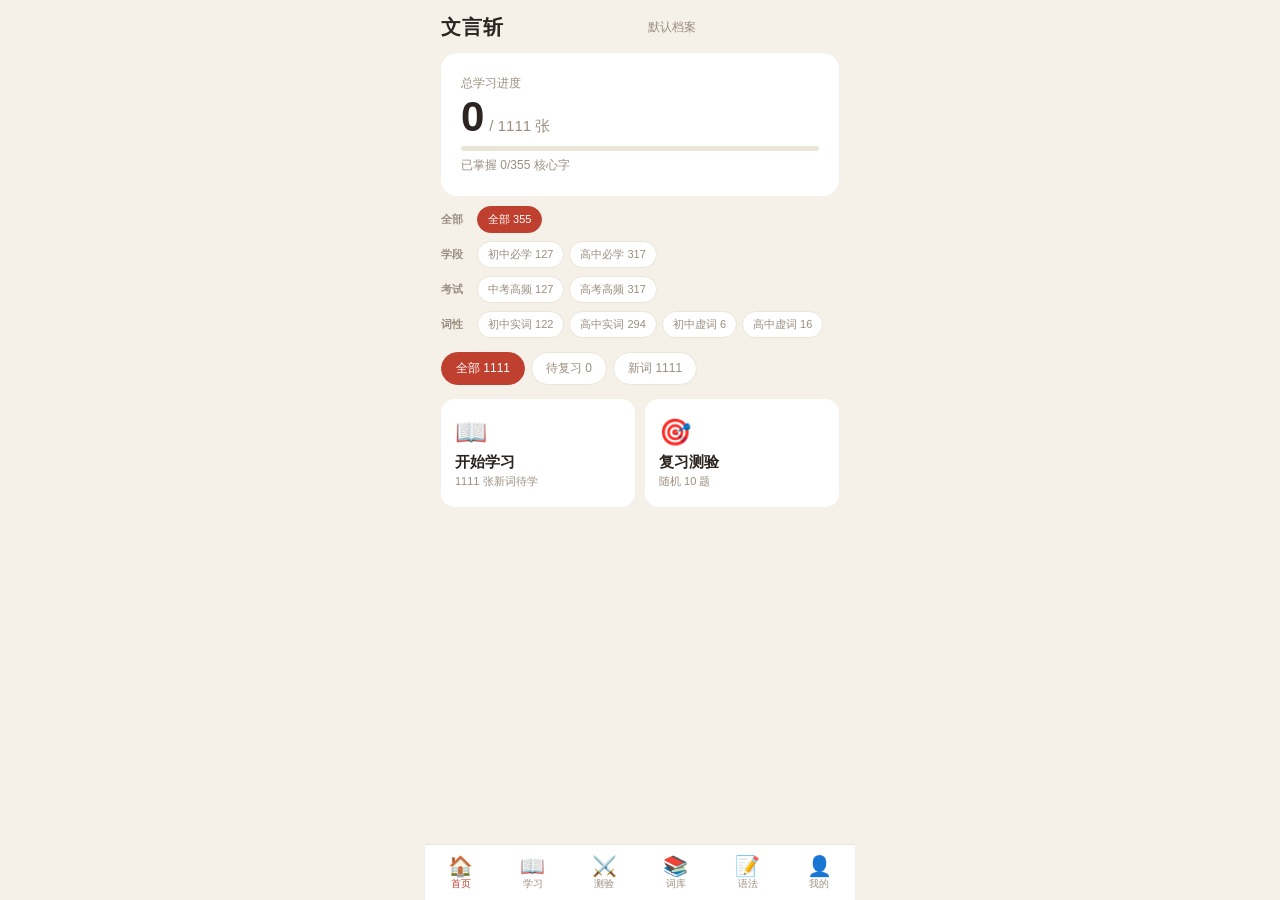
<file: index.html>
<!DOCTYPE html>
<html lang="zh-CN">
<head>
<meta charset="UTF-8">
<meta name="viewport" content="width=device-width,initial-scale=1,maximum-scale=1,user-scalable=no">
<title>文言斩</title>
<link rel="preconnect" href="https://fonts.googleapis.com">
<link href="https://fonts.googleapis.com/css2?family=Noto+Serif+SC:wght@400;700;900&display=swap" rel="stylesheet">
<link rel="stylesheet" href="styles.css">
</head>
<body>
<div id="app">

<!-- ===== 首页 ===== -->
<div class="sc on" id="s-home">
  <div style="padding:14px 16px 6px;display:flex;align-items:center;justify-content:space-between">
    <span style="font-size:20px;font-weight:900;letter-spacing:1px">文言斩</span>
    <span style="font-size:12px;color:var(--muted)" id="hUser"></span>
    <span style="font-size:12px;color:var(--muted)" id="hStreak"></span>
  </div>
  <div class="hero">
    <div class="hero-label">总学习进度</div>
    <div class="hero-row"><span class="hero-num" id="hNum">0</span><span class="hero-den" id="hDen">/ 0 张</span></div>
    <div class="hero-bar"><div class="hero-bf" id="hBar"></div></div>
    <div class="hero-sub" id="hSub"></div>
  </div>
  <!-- 词库分类选择 -->
  <div class="cat-sel" id="catSel"></div>
  <div class="fil" id="hFil"></div>
  <div class="acts" style="padding-bottom:16px">
    <div class="act" onclick="startLearn()"><div class="act-i">📖</div><div class="act-t">开始学习</div><div class="act-s" id="actLearnS"></div></div>
    <div class="act" onclick="startQuiz()"><div class="act-i">🎯</div><div class="act-t">复习测验</div><div class="act-s">随机 10 题</div></div>
  </div>
</div>

<!-- ===== 学习页 ===== -->
<div class="sc" id="s-learn">
  <div class="top">
    <div class="top-back" onclick="nav('home')">←</div>
    <div class="top-bar"><div class="top-fill" id="lp"></div></div>
    <div class="top-ct" id="lc"></div>
  </div>
  <div class="fc-wrap" id="fcWrap"></div>
</div>

<!-- ===== 测验页 ===== -->
<div class="sc" id="s-quiz">
  <div class="top">
    <div class="top-back" onclick="nav('home')">←</div>
    <div class="top-ct" id="qc" style="flex:1;text-align:center"></div>
    <div style="width:28px"></div>
  </div>
  <div class="q-body" id="qb"></div>
</div>

<!-- ===== 词库页 ===== -->
<div class="sc" id="s-lib">
  <div style="padding:14px 16px 10px;display:flex;align-items:center;justify-content:space-between">
    <span style="font-size:20px;font-weight:900">词库</span>
    <span style="font-size:12px;color:var(--muted)" id="libBadge"></span>
  </div>
  <div style="padding:0 16px;flex:1;overflow-y:auto">
    <div class="fil" style="margin:0 0 14px">
      <div class="fil-i on" onclick="libTab('all',this)">全部</div>
      <div class="fil-i" onclick="libTab('虚词',this)">虚词</div>
      <div class="fil-i" onclick="libTab('实词',this)">实词</div>
    </div>
    <div id="libC"></div>
  </div>
</div>

<!-- ===== 语法页 ===== -->
<div class="sc" id="s-gram">
  <div style="padding:14px 16px 10px;display:flex;align-items:center;justify-content:space-between">
    <span style="font-size:20px;font-weight:900">语法</span>
    <span style="font-size:12px;color:var(--muted)" id="gramBadge"></span>
  </div>
  <div class="fil" style="margin:0 16px 10px" id="gramFil"></div>
  <div style="padding:0 16px;flex:1;overflow-y:auto" id="gramC"></div>
</div>

<!-- ===== 我的页 ===== -->
<div class="sc" id="s-prof">
  <div style="padding:14px 16px 6px"><span style="font-size:20px;font-weight:900">我的</span></div>
  <div class="rank-box">
    <div class="rank-i">📜</div>
    <div class="rank-t" id="rRank">童 生</div>
    <div class="rank-sub" id="rSub"></div>
    <div class="rank-bar"><div class="rank-bf" id="rBar"></div></div>
  </div>
  <div class="pstats">
    <div class="stc clickable" onclick="showDetail('learned')"><div class="stc-n" id="sW">0</div><div class="stc-l">学过含义 <span class="stc-arrow">›</span></div></div>
    <div class="stc clickable" onclick="showDetail('accuracy')"><div class="stc-n g" id="sA">0%</div><div class="stc-l">测验正确率 <span class="stc-arrow">›</span></div></div>
    <div class="stc clickable" onclick="showDetail('quizCount')"><div class="stc-n" id="sS">0</div><div class="stc-l">测验次数 <span class="stc-arrow">›</span></div></div>
    <div class="stc clickable" onclick="showDetail('mastered')"><div class="stc-n" id="sC">0</div><div class="stc-l">字已掌握 <span class="stc-arrow">›</span></div></div>
  </div>
  <div id="profMgmt" style="padding:0 16px"></div>
</div>

<!-- ===== 底栏 ===== -->
<div class="nav">
  <div class="ni on" data-s="home" onclick="nav('home')"><b>🏠</b><span>首页</span></div>
  <div class="ni" data-s="learn" onclick="startLearn()"><b>📖</b><span>学习</span></div>
  <div class="ni" data-s="quiz" onclick="startQuiz()"><b>⚔️</b><span>测验</span></div>
  <div class="ni" data-s="lib" onclick="nav('lib')"><b>📚</b><span>词库</span></div>
  <div class="ni" data-s="gram" onclick="nav('gram')"><b>📝</b><span>语法</span></div>
  <div class="ni" data-s="prof" onclick="nav('prof')"><b>👤</b><span>我的</span></div>
</div>

<!-- ===== 统计详情弹窗 ===== -->
<div class="detail-overlay" id="detailOverlay" onclick="closeDetailBg(event)">
  <div class="detail-panel">
    <div class="detail-header">
      <span class="detail-title" id="detailTitle">详情</span>
      <span class="detail-close" onclick="closeDetail()">✕</span>
    </div>
    <div class="detail-body" id="detailBody"></div>
  </div>
</div>

<!-- ===== 中途测验弹窗 ===== -->
<div class="modal-overlay" id="mQuiz">
  <div class="modal">
    <div class="modal-i">⚡</div>
    <div class="modal-t">小测验时间！</div>
    <div class="modal-s" id="mQuizS">已学完 15 个新词，来检验一下记忆效果吧！</div>
    <div class="modal-b">
      <button class="btn btn-g" onclick="closeMidQuiz()">跳过</button>
      <button class="btn btn-p" onclick="doMidQuiz()">开始测验</button>
    </div>
  </div>
</div>

<!-- ===== PIN 弹窗 ===== -->
<div class="modal-overlay" id="pinModal">
  <div class="modal">
    <div class="modal-t" id="pinTitle">输入PIN码</div>
    <div class="pin-display">
      <input type="password" id="pinInput" readonly>
    </div>
    <div class="pin-keypad">
      <div class="pin-key" onclick="pinInput('1')">1</div>
      <div class="pin-key" onclick="pinInput('2')">2</div>
      <div class="pin-key" onclick="pinInput('3')">3</div>
      <div class="pin-key" onclick="pinInput('4')">4</div>
      <div class="pin-key" onclick="pinInput('5')">5</div>
      <div class="pin-key" onclick="pinInput('6')">6</div>
      <div class="pin-key" onclick="pinInput('7')">7</div>
      <div class="pin-key" onclick="pinInput('8')">8</div>
      <div class="pin-key" onclick="pinInput('9')">9</div>
      <div class="pin-key pin-key-empty"></div>
      <div class="pin-key" onclick="pinInput('0')">0</div>
      <div class="pin-key pin-key-action" onclick="pinBackspace()">⌫</div>
    </div>
    <div class="modal-b" style="margin-top:12px">
      <button class="btn btn-g" onclick="pinClear()">清除</button>
      <button class="btn btn-p" onclick="pinConfirm()">确认</button>
    </div>
    <div style="margin-top:8px"><span style="font-size:12px;color:var(--muted);cursor:pointer" onclick="closePinModal()">取消</span></div>
  </div>
</div>

</div><!-- /app -->

<script src="data/cards.js"></script>
<script src="data/categories.js"></script>
<script src="data/quiz.js"></script>
<script src="data/grammar.js"></script>
<script src="app.js"></script>
</body>
</html>
</file>
<file: styles.css>
*{margin:0;padding:0;box-sizing:border-box}
html,body{width:100%;height:100%;background:var(--bg)}
:root{
  --bg:#f5f0e8;--card:#ffffff;--accent:#c04030;--gold:#b8860b;
  --green:#3d8b63;--text:#2c2420;--muted:#9a8e80;--border:#ebe5d8;
  --serif:'Noto Serif SC','STSong','SimSun',serif;
  --sans:'PingFang SC','Microsoft YaHei',sans-serif;
}
body{font-family:var(--sans);color:var(--text);overflow:hidden}
#app{position:relative;width:100%;max-width:430px;height:100%;margin:0 auto;background:var(--bg);display:flex;flex-direction:column}
.sc{flex:1;overflow-y:auto;overflow-x:hidden;-webkit-overflow-scrolling:touch;display:none;flex-direction:column}
.sc.on{display:flex}
.nav{display:flex;height:56px;background:var(--card);border-top:1px solid var(--border);flex-shrink:0}
.ni{flex:1;display:flex;flex-direction:column;align-items:center;justify-content:center;font-size:10px;color:var(--muted);cursor:pointer;transition:color .2s}
.ni.on{color:var(--accent)}
.ni b{font-size:20px;line-height:1.1}
.top{display:flex;align-items:center;padding:10px 16px;gap:10px;flex-shrink:0;background:var(--bg);position:sticky;top:0;z-index:10}
.top-back{font-size:18px;cursor:pointer;padding:2px 6px;color:var(--muted)}
.top-bar{flex:1;height:4px;background:var(--border);border-radius:2px;overflow:hidden}
.top-fill{height:100%;background:var(--accent);border-radius:2px;transition:width .4s}
.top-ct{font-size:12px;color:var(--muted);white-space:nowrap;min-width:52px;text-align:right}
.hero{background:var(--card);border-radius:16px;padding:22px 20px;margin:6px 16px 0}
.hero-label{font-size:12px;color:var(--muted);margin-bottom:4px}
.hero-row{display:flex;align-items:baseline;gap:5px}
.hero-num{font-size:42px;font-weight:900;line-height:1}
.hero-den{font-size:15px;color:var(--muted)}
.hero-sub{font-size:12px;color:var(--muted);margin-top:6px}
.hero-bar{width:100%;height:5px;background:var(--border);border-radius:3px;margin:8px 0 4px}
.hero-bf{height:100%;background:var(--accent);border-radius:3px;transition:width .4s}
.acts{display:flex;gap:10px;padding:14px 16px 0}
.act{flex:1;background:var(--card);border-radius:14px;padding:18px 14px;cursor:pointer;transition:transform .15s}
.act:active{transform:scale(.96)}
.act-i{font-size:26px;margin-bottom:5px}
.act-t{font-size:15px;font-weight:700}
.act-s{font-size:11px;color:var(--muted);margin-top:2px}
.fil{display:flex;gap:6px;padding:0 16px;margin-top:14px;flex-wrap:wrap}
.fil-i{padding:7px 14px;background:var(--card);border:1.5px solid var(--border);border-radius:18px;font-size:12px;cursor:pointer;color:var(--muted);transition:all .2s}
.fil-i.on{background:var(--accent);color:#fff;border-color:var(--accent)}
/* 分类选择器 */
.cat-sel{padding:10px 16px 0;display:flex;flex-direction:column;gap:8px}
.cat-group{display:flex;align-items:center;gap:8px}
.cat-group-label{font-size:11px;color:var(--muted);font-weight:700;flex-shrink:0;min-width:28px}
.cat-pills{display:flex;gap:5px;flex-wrap:wrap}
.cat-pill{padding:5px 10px;background:var(--card);border:1.5px solid var(--border);border-radius:14px;font-size:11px;cursor:pointer;color:var(--muted);transition:all .2s;white-space:nowrap}
.cat-pill:active{transform:scale(.95)}
.cat-pill.on{background:var(--accent);color:#fff;border-color:var(--accent)}
.fc-tag{display:inline-flex;align-items:center;gap:6px;background:rgba(192,64,48,.06);color:var(--accent);padding:4px 12px;border-radius:16px;font-size:12px;margin:10px auto 14px}
.fc-wrap{text-align:center;flex:1;display:flex;flex-direction:column;padding:0 16px 16px;overflow-y:auto}
.lv-badge{display:inline-block;padding:2px 8px;border-radius:10px;font-size:10px;font-weight:600;color:#fff;letter-spacing:.5px}
.lv-0{background:#bbb}.lv-1{background:#e08080}.lv-2{background:#d89040}.lv-3{background:#d4a830}
.lv-4{background:#50a868}.lv-5{background:#4890b8}.lv-6{background:#6878b8}.lv-7{background:#7868c0}
.fc-char-box{width:96px;height:96px;margin:0 auto 18px;border-radius:20px;background:linear-gradient(135deg,#fff8f0,#fff);border:2px solid var(--border);display:flex;align-items:center;justify-content:center;box-shadow:0 4px 20px rgba(0,0,0,.06);transition:transform .3s}
.fc-char-box:active{transform:scale(.95)}
.fc-char{font-family:var(--serif);font-size:56px;font-weight:900;color:var(--text);line-height:1}
.fc-sent{font-family:var(--serif);font-size:21px;font-weight:700;line-height:2;padding:0 8px}
.fc-sent .hl{background:#fff3e0;color:var(--accent);padding:1px 4px;border-radius:3px;border-bottom:2px solid var(--accent)}
.fc-src{font-size:12px;color:var(--muted);margin-top:6px}
.fc-reveal{margin:20px 0 0;cursor:pointer;user-select:none;-webkit-tap-highlight-color:transparent}
.fc-hint{background:var(--card);border:2px dashed var(--border);border-radius:14px;padding:22px 16px;transition:all .4s ease}
.fc-hint-label{font-size:15px;color:var(--muted)}
.fc-hint-icon{font-size:28px;margin-bottom:4px;opacity:.6}
.fc-meaning{background:linear-gradient(135deg,#fffaf5,#fff);border:2px solid #e8d8c0;border-radius:14px;overflow:hidden;max-height:0;opacity:0;transition:max-height .5s cubic-bezier(.4,0,.2,1),opacity .3s ease,padding .3s ease}
.fc-meaning.open{max-height:300px;opacity:1;padding:20px 16px}
.fc-m-title{font-family:var(--serif);font-size:20px;font-weight:900;color:var(--accent);margin-bottom:8px}
.fc-m-tip{font-size:14px;color:#6a5e50;line-height:1.7}
.fc-m-badge{display:inline-block;background:rgba(192,64,48,.08);color:var(--accent);padding:2px 10px;border-radius:10px;font-size:11px;margin-bottom:8px}
.fc-btns{display:flex;gap:10px;margin-top:18px;opacity:0;transform:translateY(10px);transition:all .4s ease .15s}
.fc-btns.show{opacity:1;transform:translateY(0)}
.fc-btn{flex:1;padding:14px 0;border:none;border-radius:12px;font-size:15px;font-weight:700;cursor:pointer;transition:transform .15s}
.fc-btn:active{transform:scale(.96)}
.fc-btn-grey{background:#f0ebe3;color:var(--muted)}
.fc-btn-ok{background:var(--green);color:#fff}
.fc-others{margin-top:16px;text-align:left}
.fc-others-t{font-size:13px;color:var(--muted);cursor:pointer;padding:8px 0;display:flex;align-items:center;gap:4px}
.fc-others-t::before{content:'▸';transition:transform .2s;display:inline-block}
.fc-others-t.open::before{transform:rotate(90deg)}
.fc-others-list{max-height:0;overflow:hidden;transition:max-height .3s}
.fc-others-list.open{max-height:200px}
.fc-others-item{font-size:13px;color:var(--muted);padding:5px 0 5px 14px;border-left:2px solid var(--border)}
.fc-others-item::before{content:'· ';color:var(--accent);font-weight:700}
.done{text-align:center;padding:50px 20px}
.done-i{font-size:48px;margin-bottom:10px}
.done-t{font-size:22px;font-weight:900;margin-bottom:4px}
.done-s{font-size:14px;color:var(--muted);margin-bottom:24px}
.modal-overlay{position:fixed;inset:0;background:rgba(0,0,0,.45);z-index:100;display:flex;align-items:center;justify-content:center;padding:20px;opacity:0;pointer-events:none;transition:opacity .3s}
.modal-overlay.on{opacity:1;pointer-events:auto}
.modal{background:var(--card);border-radius:20px;padding:28px 22px;width:100%;max-width:360px;text-align:center;transform:scale(.9);transition:transform .3s}
.modal-overlay.on .modal{transform:scale(1)}
.modal-i{font-size:42px;margin-bottom:8px}
.modal-t{font-size:19px;font-weight:900;margin-bottom:6px}
.modal-s{font-size:13px;color:var(--muted);margin-bottom:20px;line-height:1.6}
.modal-b{display:flex;gap:10px}
.modal-b .btn{flex:1}
.char-row{background:var(--card);border-radius:12px;padding:14px 16px;margin-bottom:8px;display:flex;align-items:center;gap:12px}
.char-big{font-family:var(--serif);font-size:32px;font-weight:900;width:48px;text-align:center;flex-shrink:0}
.char-info{flex:1;min-width:0}
.char-name{font-size:15px;font-weight:700;margin-bottom:4px}
.char-dots{display:flex;gap:4px;margin-bottom:4px}
.char-dot{width:10px;height:10px;border-radius:50%;background:var(--border);transition:background .3s}
.char-sub{font-size:11px;color:var(--muted)}
.rank-box{background:var(--card);border-radius:16px;padding:22px 18px;margin:6px 16px 0;text-align:center}
.rank-i{font-size:40px}
.rank-t{font-size:22px;font-weight:900;color:var(--gold);margin:4px 0}
.rank-sub{font-size:12px;color:var(--muted);margin-bottom:8px}
.rank-bar{width:60%;margin:0 auto;height:4px;background:var(--border);border-radius:2px;overflow:hidden}
.rank-bf{height:100%;background:var(--gold);border-radius:2px;transition:width .4s}
.pstats{display:flex;flex-wrap:wrap;gap:8px;padding:0 16px;margin-top:14px}
.stc{width:calc(50% - 4px);background:var(--card);border-radius:14px;padding:16px;text-align:center}
.stc-n{font-size:30px;font-weight:900}
.stc-n.g{color:var(--green)}
.stc-l{font-size:12px;color:var(--muted);margin-top:2px}
.stc.clickable{cursor:pointer;transition:transform .15s,box-shadow .15s}
.stc.clickable:active{transform:scale(.96)}
.stc-arrow{font-size:14px;color:var(--border);font-weight:700;margin-left:2px}
.stc.clickable:hover .stc-arrow{color:var(--accent)}
/* 详情弹窗 */
.detail-overlay{position:fixed;inset:0;background:rgba(0,0,0,.45);z-index:200;opacity:0;pointer-events:none;transition:opacity .3s}
.detail-overlay.on{opacity:1;pointer-events:auto}
.detail-panel{position:absolute;right:0;top:0;bottom:0;width:100%;max-width:430px;background:var(--bg);display:flex;flex-direction:column;transform:translateX(100%);transition:transform .35s cubic-bezier(.4,0,.2,1)}
.detail-overlay.on .detail-panel{transform:translateX(0)}
.detail-header{display:flex;align-items:center;justify-content:space-between;padding:16px 18px 12px;border-bottom:1px solid var(--border);flex-shrink:0;background:var(--card)}
.detail-title{font-size:17px;font-weight:900}
.detail-close{font-size:18px;color:var(--muted);cursor:pointer;padding:4px 8px;border-radius:8px;transition:background .2s}
.detail-close:hover{background:var(--border)}
.detail-body{flex:1;overflow-y:auto;padding:12px 16px 24px;-webkit-overflow-scrolling:touch}
.dg-char{font-family:var(--serif);font-size:15px;font-weight:700;color:var(--accent);padding:10px 0 6px;border-bottom:1px solid var(--border);margin-bottom:4px;display:flex;align-items:center;gap:8px}
.dg-char .dg-badge{font-size:10px;padding:1px 7px;border-radius:8px;color:#fff;font-weight:600}
.dg-item{padding:8px 0 8px 12px;border-left:2px solid var(--border);margin-bottom:2px}
.dg-meaning{font-size:13px;font-weight:600;color:var(--text);line-height:1.5}
.dg-sent{font-family:var(--serif);font-size:13px;color:var(--muted);line-height:1.7;margin-top:2px}
.dg-sent .hl{color:var(--accent);font-weight:700}
.dg-src{font-size:11px;color:var(--border);margin-top:1px}
.dg-stat-row{display:flex;gap:8px;margin-bottom:12px}
.dg-stat{flex:1;background:var(--card);border-radius:12px;padding:14px 10px;text-align:center}
.dg-stat-n{font-size:24px;font-weight:900}
.dg-stat-l{font-size:11px;color:var(--muted);margin-top:2px}
.dg-bar-wrap{background:var(--card);border-radius:12px;padding:12px 14px;margin-bottom:8px}
.dg-bar-label{display:flex;justify-content:space-between;font-size:13px;margin-bottom:6px}
.dg-bar-name{font-weight:700}
.dg-bar-pct{color:var(--muted)}
.dg-bar{height:6px;background:var(--border);border-radius:3px;overflow:hidden}
.dg-bar-fill{height:100%;border-radius:3px;transition:width .4s}
.dg-empty{text-align:center;padding:40px 20px;color:var(--muted);font-size:14px}
.dg-mastery-item{display:flex;align-items:center;gap:10px;background:var(--card);border-radius:12px;padding:12px 14px;margin-bottom:6px}
.dg-m-char{font-family:var(--serif);font-size:26px;font-weight:900;width:40px;text-align:center;flex-shrink:0}
.dg-m-info{flex:1;min-width:0}
.dg-m-bar{height:5px;background:var(--border);border-radius:3px;overflow:hidden;margin-top:4px}
.dg-m-bar-fill{height:100%;border-radius:3px}
.dg-m-label{font-size:11px;color:var(--muted);display:flex;justify-content:space-between}
.btn{padding:14px 0;border:none;border-radius:12px;font-size:15px;font-weight:700;cursor:pointer;transition:transform .15s;width:100%;display:block}
.btn:active{transform:scale(.96)}
.btn-p{background:var(--accent);color:#fff}
.btn-g{background:var(--card);border:1.5px solid var(--border);color:var(--text)}
.q-body{padding:0 16px;flex:1}
.q-type{display:inline-block;background:rgba(192,64,48,.08);color:var(--accent);padding:4px 14px;border-radius:16px;font-size:12px;margin:10px 0 12px}
.q-card{background:var(--card);border-radius:16px;padding:20px;margin-bottom:14px}
.q-q{font-size:14px;color:var(--muted);margin-bottom:10px;line-height:1.6}
.q-sent{font-family:var(--serif);font-size:21px;font-weight:700;line-height:1.9}
.q-sent .hl{color:var(--accent);text-decoration:underline;text-underline-offset:4px}
.q-src{font-size:12px;color:var(--muted);margin-top:8px}
.q-opts{display:flex;flex-direction:column;gap:8px;margin-bottom:16px}
.qo{background:var(--card);border:2px solid var(--border);border-radius:12px;padding:13px 16px;font-size:14px;cursor:pointer;transition:all .15s;display:flex;align-items:center;gap:12px}
.qo:active{transform:scale(.98)}
.qo-l{width:26px;height:26px;border-radius:50%;border:2px solid var(--border);display:flex;align-items:center;justify-content:center;font-size:12px;font-weight:700;flex-shrink:0}
.qo.ok{border-color:var(--green);background:rgba(61,139,99,.06)}.qo.ok .qo-l{border-color:var(--green);background:var(--green);color:#fff}
.qo.no{border-color:#d05050;background:rgba(208,80,80,.06)}.qo.no .qo-l{border-color:#d05050;color:#d05050}
.qo.off{pointer-events:none;opacity:.3}
/* 测验次数详情 - 会话列表 */
.dg-session{background:var(--card);border-radius:12px;margin-bottom:8px;overflow:hidden}
.dg-sess-head{display:flex;align-items:center;justify-content:space-between;padding:12px 14px;cursor:pointer;transition:background .15s}
.dg-sess-head:active{background:rgba(0,0,0,.03)}
.dg-sess-info{display:flex;align-items:center;gap:10px}
.dg-sess-time{font-size:13px;color:var(--muted);font-weight:600}
.dg-sess-score{font-size:14px;font-weight:900}
.dg-sess-arrow{font-size:12px;color:var(--muted);transition:transform .25s}
.dg-sess-head.open .dg-sess-arrow{transform:rotate(180deg)}
.dg-sess-items{max-height:0;overflow:hidden;transition:max-height .35s ease}
.dg-sess-head.open+.dg-sess-items{max-height:2000px}
.dg-qi{padding:8px 14px;border-top:1px solid var(--border);font-size:13px}
.dg-qi-left{display:flex;align-items:center;gap:6px;line-height:1.5}
.dg-item-ok{color:var(--green);font-weight:900;font-size:14px;flex-shrink:0}
.dg-item-no{color:#d05050;font-weight:900;font-size:14px;flex-shrink:0}
.dg-qi-char{font-family:var(--serif);font-weight:900;color:var(--accent);font-size:14px;flex-shrink:0}
.dg-qi-q{color:var(--text);font-size:12px;overflow:hidden;text-overflow:ellipsis;white-space:nowrap}
.dg-qi-ans{color:#d05050;font-size:12px;margin-top:2px;padding-left:22px;line-height:1.5}
.dg-qi-ok{background:rgba(61,139,99,.03)}
.dg-qi-no{background:rgba(208,80,80,.04)}
/* 档案管理 */
.profile-section{background:var(--card);border-radius:14px;padding:16px;margin:14px 0 0}
.profile-section-title{font-size:14px;font-weight:700;margin-bottom:10px}
.current-user{display:flex;align-items:center;justify-content:space-between;margin-bottom:12px;padding-bottom:12px;border-bottom:1px solid var(--border)}
.current-user-info{display:flex;align-items:center;gap:8px;flex:1;min-width:0}
.current-user-name{font-size:16px;font-weight:900}
.pin-badge{font-size:11px;padding:2px 8px;border-radius:10px;background:rgba(61,139,99,.1);color:var(--green)}
.pin-badge-warn{background:rgba(208,80,80,.1);color:#d05050}
.btn-pin{padding:6px 12px;border:1.5px solid var(--border);border-radius:8px;background:var(--card);font-size:12px;cursor:pointer;color:var(--muted);transition:all .15s;white-space:nowrap}
.btn-pin:active{transform:scale(.96)}
.user-list{display:flex;flex-direction:column;gap:6px}
.user-card{display:flex;align-items:center;padding:12px 14px;border:1.5px solid var(--border);border-radius:12px;cursor:pointer;transition:all .15s}
.user-card:active{transform:scale(.98)}
.user-card.active{border-color:var(--accent);background:rgba(192,64,48,.03)}
.user-card-info{flex:1;min-width:0}
.user-card-name{font-size:14px;font-weight:700}
.user-card-status{font-size:11px;color:var(--muted);margin-top:2px}
.user-card-del{font-size:14px;color:#d05050;padding:4px 8px;cursor:pointer;border-radius:6px;transition:background .15s}
.user-card-del:hover{background:rgba(208,80,80,.1)}
.btn-create-user{width:100%;padding:12px;border:2px dashed var(--border);border-radius:12px;background:transparent;font-size:13px;color:var(--muted);cursor:pointer;margin-top:8px;transition:all .15s}
.btn-create-user:active{transform:scale(.98)}
.danger-zone{margin-top:16px;border:1.5px solid rgba(208,80,80,.2)}
.btn-danger{width:100%;padding:14px;border:none;border-radius:12px;background:#d05050;color:#fff;font-size:14px;font-weight:700;cursor:pointer;transition:transform .15s}
.btn-danger:active{transform:scale(.96)}
.danger-hint{font-size:11px;color:var(--muted);margin-top:6px;text-align:center}
/* PIN 弹窗 */
.pin-display{margin:16px 0}
.pin-display input{width:100%;text-align:center;font-size:28px;font-weight:900;letter-spacing:12px;padding:12px;border:2px solid var(--border);border-radius:12px;background:var(--bg);color:var(--text);outline:none;font-family:var(--sans)}
.pin-keypad{display:grid;grid-template-columns:repeat(3,1fr);gap:6px;max-width:240px;margin:0 auto}
.pin-key{padding:14px 0;text-align:center;font-size:20px;font-weight:700;border-radius:10px;background:var(--bg);cursor:pointer;transition:background .15s;user-select:none}
.pin-key:active{background:var(--border)}
.pin-key-empty{visibility:hidden}
.pin-key-action{font-size:18px;color:var(--muted)}
/* 语法知识卡片 */
.gram-card{background:var(--card);border-radius:14px;padding:16px;margin-bottom:10px}
.gram-head{display:flex;align-items:center;gap:12px;margin-bottom:10px}
.gram-char{font-family:var(--serif);font-size:28px;font-weight:900;color:var(--accent);width:48px;height:48px;display:flex;align-items:center;justify-content:center;background:rgba(192,64,48,.06);border-radius:12px;flex-shrink:0}
.gram-meta{flex:1;min-width:0}
.gram-title{font-size:15px;font-weight:700;margin-bottom:3px}
.gram-tag{display:inline-block;font-size:10px;padding:2px 8px;border-radius:8px;background:var(--gold);color:#fff;font-weight:600}
.gram-content{font-size:14px;line-height:1.7;color:var(--text);margin-bottom:8px}
.gram-explain{font-size:13px;color:#6a5e50;line-height:1.6;padding:10px 12px;background:rgba(184,134,11,.05);border-radius:10px;margin-bottom:10px}
.gram-sent{font-family:var(--serif);font-size:16px;font-weight:700;line-height:1.8;padding:0 4px}
.gram-sent .hl{background:#fff3e0;color:var(--accent);padding:1px 4px;border-radius:3px;border-bottom:2px solid var(--accent)}
.gram-src{font-size:11px;color:var(--muted);margin-top:4px;text-align:right}
</file>
